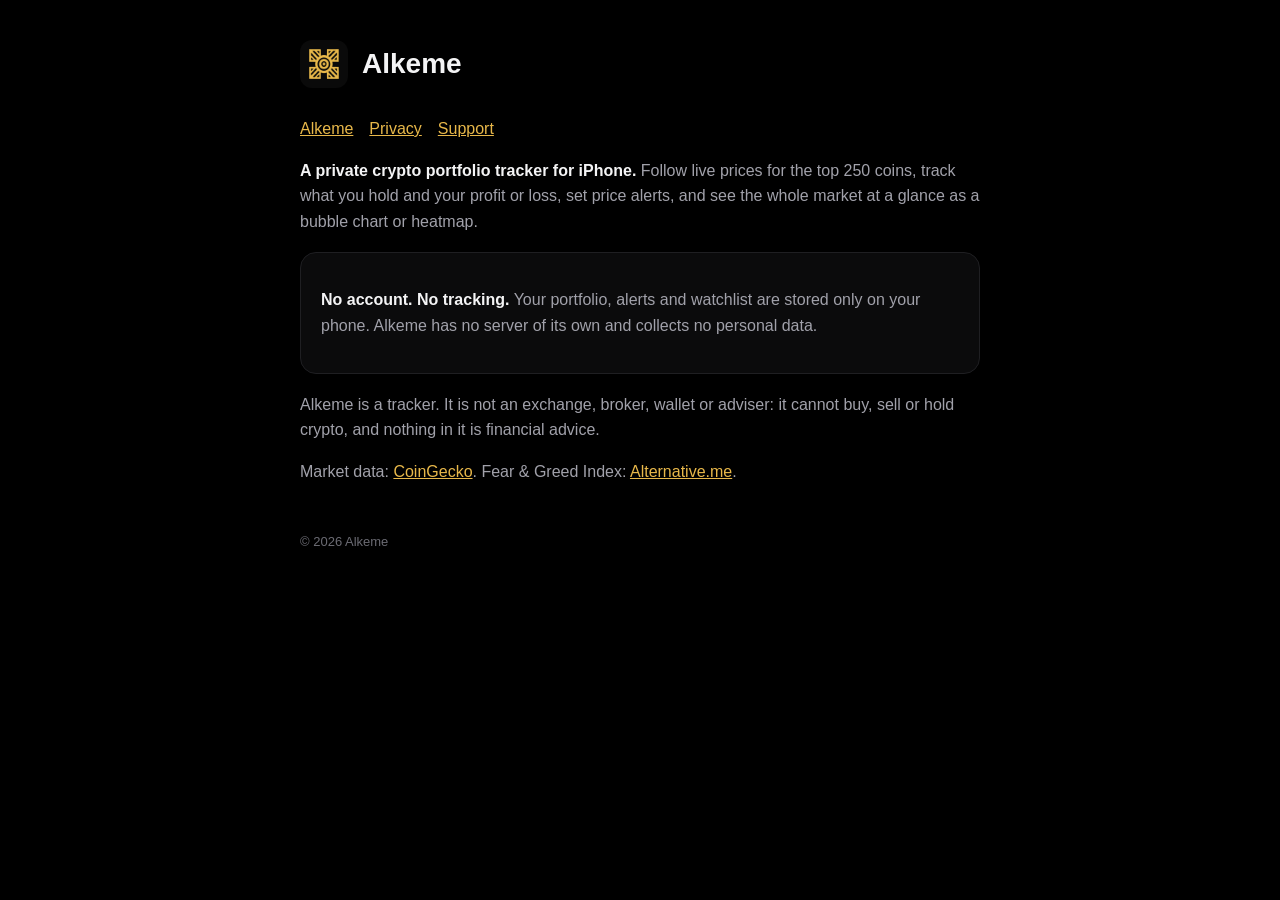
<file: index.html>
<!doctype html><html lang="en"><head><meta charset="utf-8"><meta name="viewport" content="width=device-width,initial-scale=1"><link rel="stylesheet" href="style.css"><link rel="icon" href="icon.png"><title>Alkeme: crypto portfolio tracker</title><meta name="description" content="Alkeme is a private crypto portfolio tracker for iPhone: live prices, portfolio value and profit/loss, price alerts and a market map. No account needed."></head><body><main>
<header><img src="icon.png" alt=""><h1>Alkeme</h1></header><nav><a href="index.html">Alkeme</a><a href="privacy.html">Privacy</a><a href="support.html">Support</a></nav>
<p><strong>A private crypto portfolio tracker for iPhone.</strong> Follow live prices for the top 250 coins, track what you hold and your profit or loss, set price alerts, and see the whole market at a glance as a bubble chart or heatmap.</p>
<div class="card"><p><strong>No account. No tracking.</strong> Your portfolio, alerts and watchlist are stored only on your phone. Alkeme has no server of its own and collects no personal data.</p></div>
<p>Alkeme is a tracker. It is not an exchange, broker, wallet or adviser: it cannot buy, sell or hold crypto, and nothing in it is financial advice.</p>
<p>Market data: <a href="https://www.coingecko.com/">CoinGecko</a>. Fear &amp; Greed Index: <a href="https://alternative.me/crypto/fear-and-greed-index/">Alternative.me</a>.</p>
<footer>© 2026 Alkeme</footer></main></body></html>
</file>
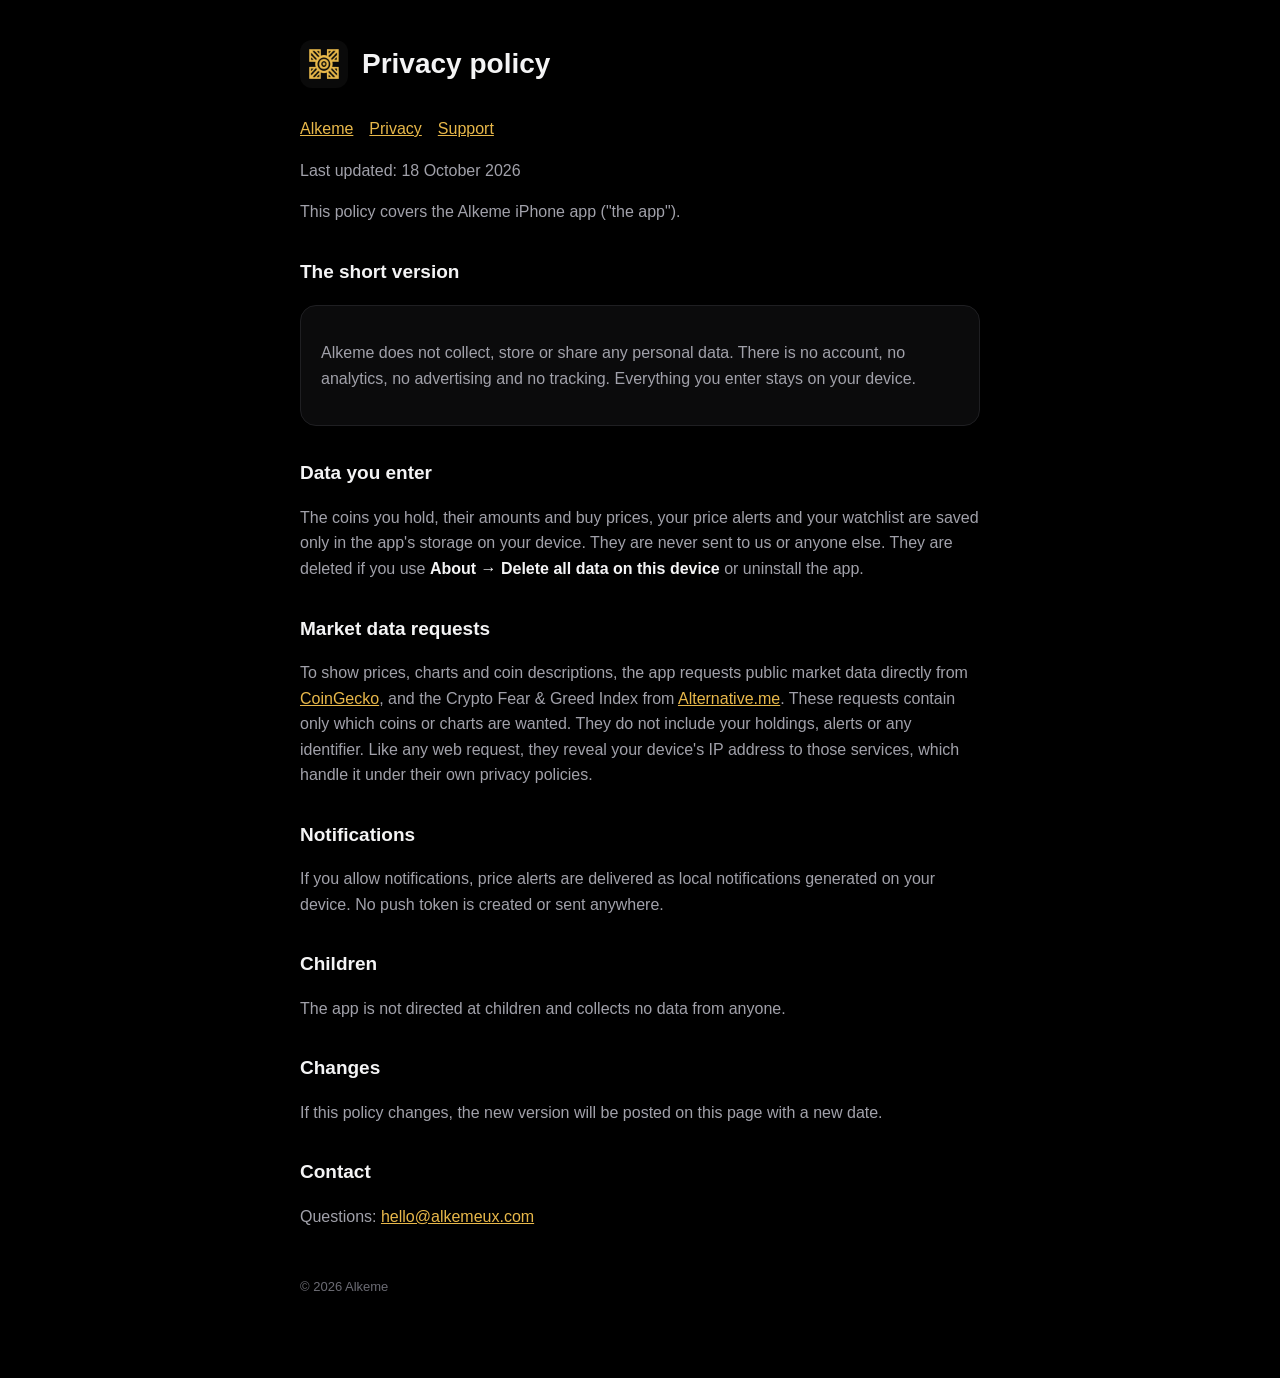
<file: privacy.html>
<!doctype html><html lang="en"><head><meta charset="utf-8"><meta name="viewport" content="width=device-width,initial-scale=1"><link rel="stylesheet" href="style.css"><link rel="icon" href="icon.png"><title>Alkeme privacy policy</title></head><body><main>
<header><img src="icon.png" alt=""><h1>Privacy policy</h1></header><nav><a href="index.html">Alkeme</a><a href="privacy.html">Privacy</a><a href="support.html">Support</a></nav>
<p>Last updated: 18 October 2026</p>
<p>This policy covers the Alkeme iPhone app ("the app").</p>
<h2>The short version</h2>
<div class="card"><p>Alkeme does not collect, store or share any personal data. There is no account, no analytics, no advertising and no tracking. Everything you enter stays on your device.</p></div>
<h2>Data you enter</h2>
<p>The coins you hold, their amounts and buy prices, your price alerts and your watchlist are saved only in the app's storage on your device. They are never sent to us or anyone else. They are deleted if you use <strong>About → Delete all data on this device</strong> or uninstall the app.</p>
<h2>Market data requests</h2>
<p>To show prices, charts and coin descriptions, the app requests public market data directly from <a href="https://www.coingecko.com/en/privacy">CoinGecko</a>, and the Crypto Fear &amp; Greed Index from <a href="https://alternative.me/">Alternative.me</a>. These requests contain only which coins or charts are wanted. They do not include your holdings, alerts or any identifier. Like any web request, they reveal your device's IP address to those services, which handle it under their own privacy policies.</p>
<h2>Notifications</h2>
<p>If you allow notifications, price alerts are delivered as local notifications generated on your device. No push token is created or sent anywhere.</p>
<h2>Children</h2>
<p>The app is not directed at children and collects no data from anyone.</p>
<h2>Changes</h2>
<p>If this policy changes, the new version will be posted on this page with a new date.</p>
<h2>Contact</h2>
<p>Questions: <a href="mailto:hello@alkemeux.com">hello@alkemeux.com</a></p>
<footer>© 2026 Alkeme</footer></main></body></html>
</file>
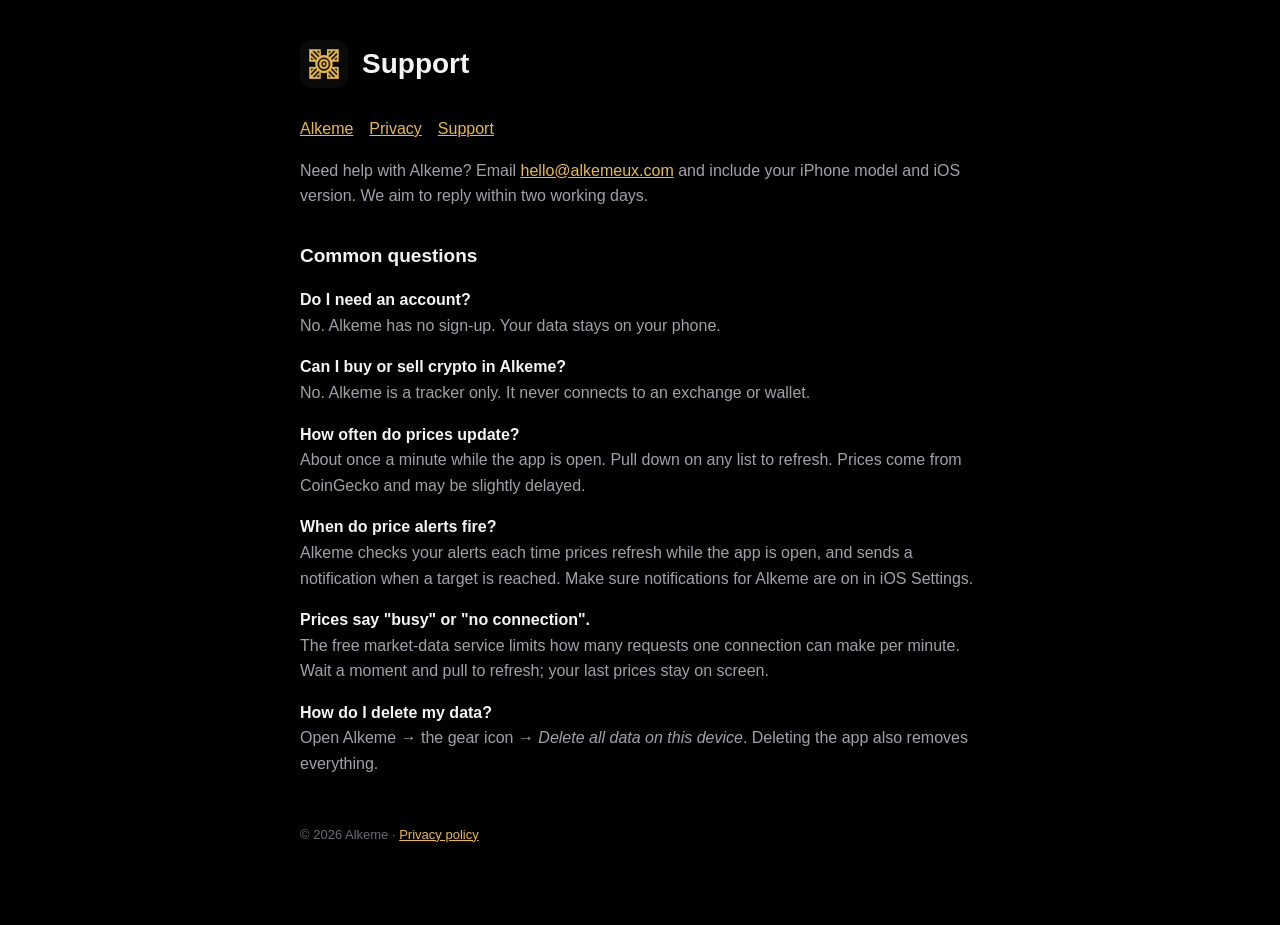
<file: support.html>
<!doctype html><html lang="en"><head><meta charset="utf-8"><meta name="viewport" content="width=device-width,initial-scale=1"><link rel="stylesheet" href="style.css"><link rel="icon" href="icon.png"><title>Alkeme support</title></head><body><main>
<header><img src="icon.png" alt=""><h1>Support</h1></header><nav><a href="index.html">Alkeme</a><a href="privacy.html">Privacy</a><a href="support.html">Support</a></nav>
<p>Need help with Alkeme? Email <a href="mailto:hello@alkemeux.com?subject=Alkeme%20app%20support">hello@alkemeux.com</a> and include your iPhone model and iOS version. We aim to reply within two working days.</p>
<h2>Common questions</h2>
<p><strong>Do I need an account?</strong><br>No. Alkeme has no sign-up. Your data stays on your phone.</p>
<p><strong>Can I buy or sell crypto in Alkeme?</strong><br>No. Alkeme is a tracker only. It never connects to an exchange or wallet.</p>
<p><strong>How often do prices update?</strong><br>About once a minute while the app is open. Pull down on any list to refresh. Prices come from CoinGecko and may be slightly delayed.</p>
<p><strong>When do price alerts fire?</strong><br>Alkeme checks your alerts each time prices refresh while the app is open, and sends a notification when a target is reached. Make sure notifications for Alkeme are on in iOS Settings.</p>
<p><strong>Prices say "busy" or "no connection".</strong><br>The free market-data service limits how many requests one connection can make per minute. Wait a moment and pull to refresh; your last prices stay on screen.</p>
<p><strong>How do I delete my data?</strong><br>Open Alkeme → the gear icon → <em>Delete all data on this device</em>. Deleting the app also removes everything.</p>
<footer>© 2026 Alkeme · <a href="privacy.html">Privacy policy</a></footer></main></body></html>
</file>
<file: style.css>
:root{--bg:#000;--fg:#f4f4f5;--dim:#a1a1aa;--gold:#e8b84a;--card:#0b0b0c;--line:#1f1f22}
*{box-sizing:border-box}body{margin:0;background:var(--bg);color:var(--fg);font:16px/1.6 -apple-system,BlinkMacSystemFont,"Inter","Segoe UI",sans-serif}
main{max-width:720px;margin:0 auto;padding:40px 20px 80px}a{color:var(--gold)}
header{display:flex;align-items:center;gap:14px;margin-bottom:28px}header img{width:48px;height:48px;border-radius:12px}
h1{font-size:28px;margin:0}h2{font-size:19px;margin-top:32px}p,li{color:var(--dim)}strong{color:var(--fg)}
.card{background:var(--card);border:1px solid var(--line);border-radius:16px;padding:18px 20px;margin:18px 0}
nav a{margin-right:16px}footer{margin-top:48px;color:#6b6b73;font-size:13px}
</file>
